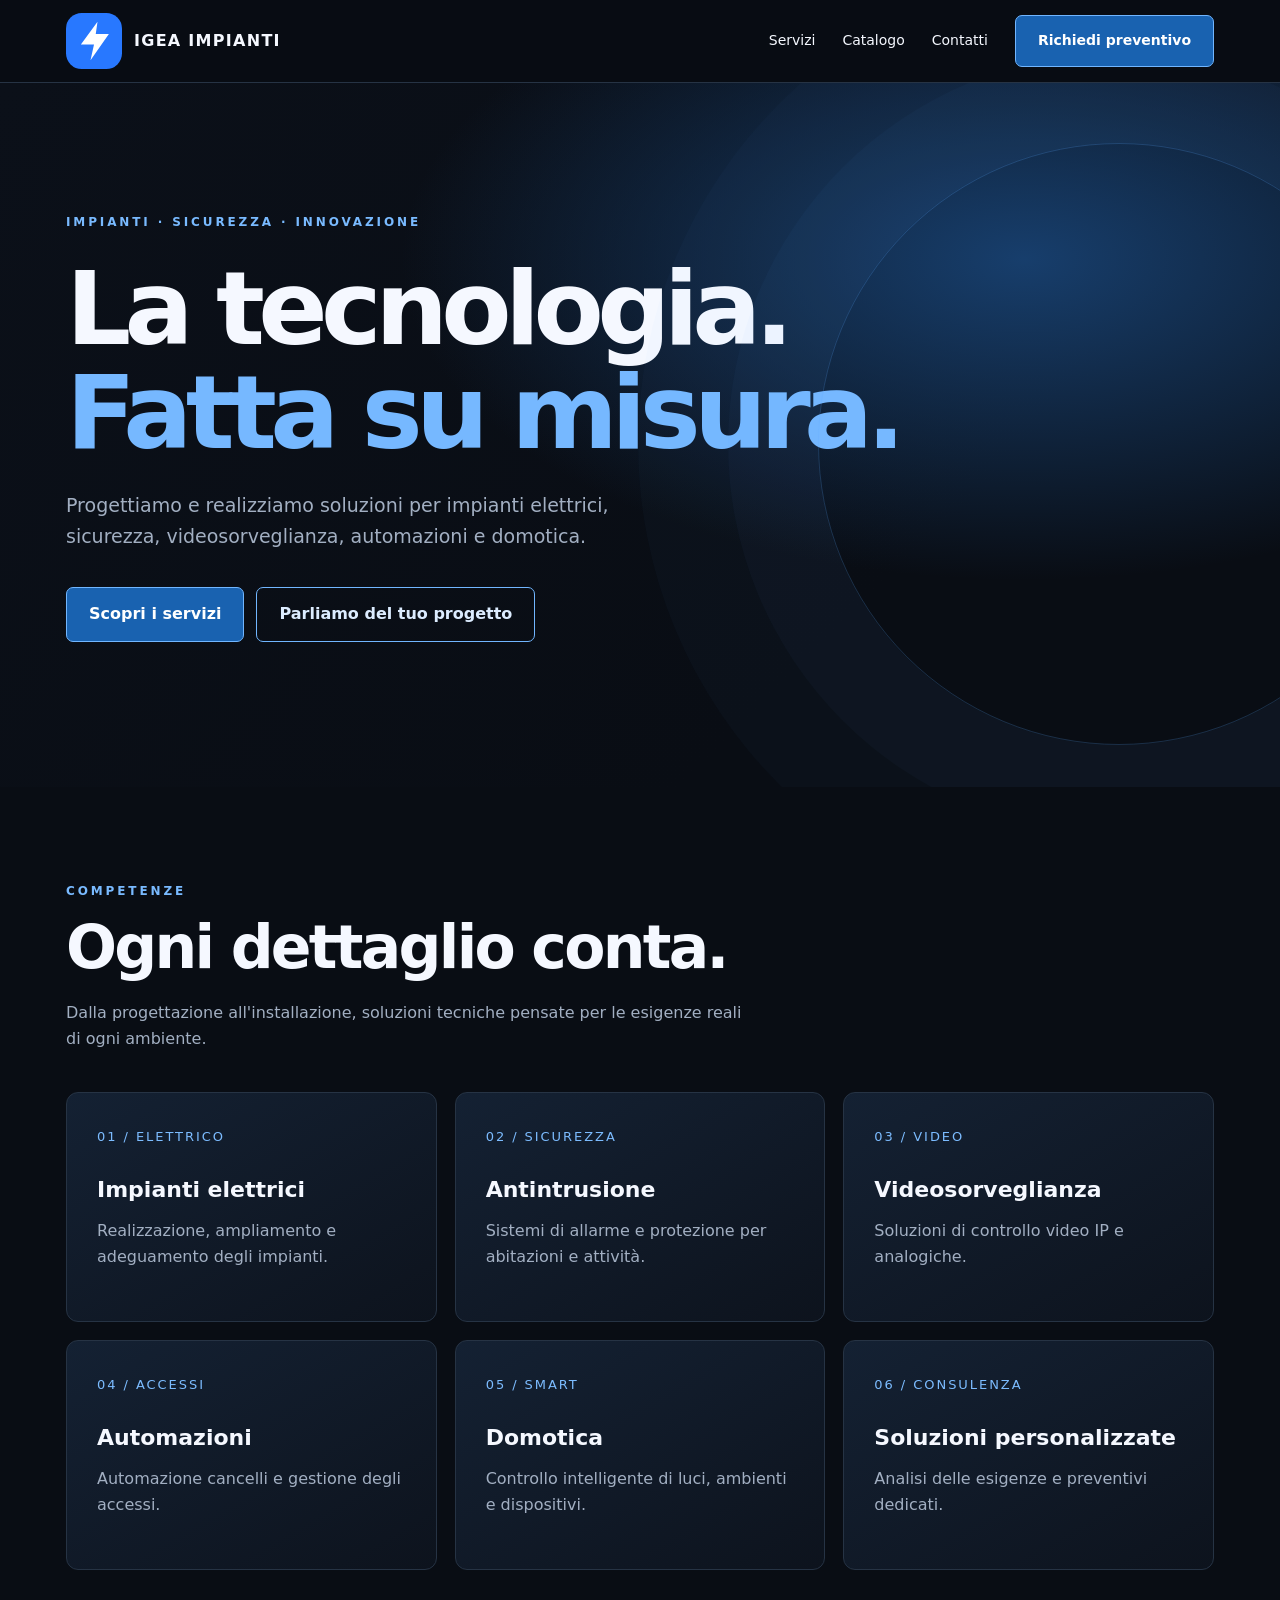
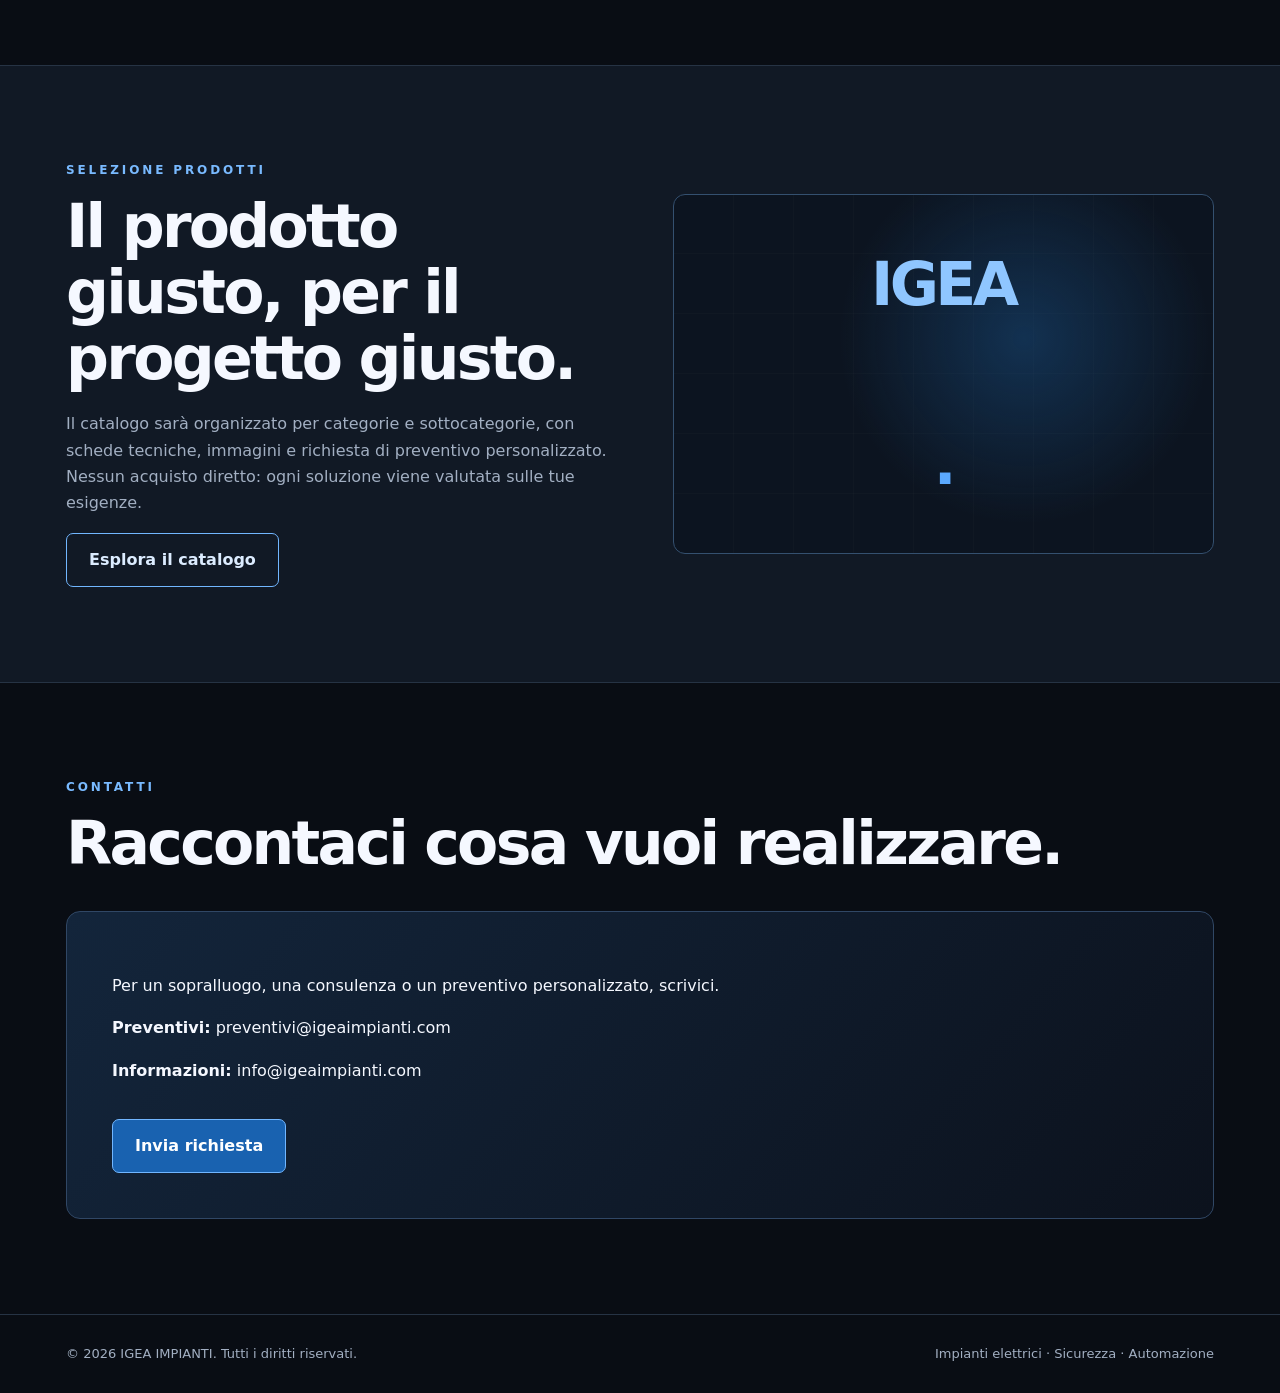
<file: site/index.html>
<!doctype html>
<html lang="it"><head><meta charset="utf-8"><meta name="viewport" content="width=device-width,initial-scale=1"><meta name="theme-color" content="#090d14"><meta name="description" content="IGEA IMPIANTI: impianti elettrici, sicurezza, videosorveglianza, automazioni e domotica. Richiedi un preventivo personalizzato."><title>IGEA IMPIANTI | Tecnologia su misura</title><style>
:root{color-scheme:dark;--bg:#090d14;--panel:#111a27;--line:#263344;--blue:#5ba9ff;--text:#f5f8ff;--muted:#a2afc2}*{box-sizing:border-box}html{scroll-behavior:smooth}body{margin:0;background:var(--bg);color:var(--text);font:16px/1.65 system-ui,-apple-system,Segoe UI,sans-serif}a{color:inherit;text-decoration:none}a:focus-visible,button:focus-visible{outline:2px solid var(--blue);outline-offset:5px}.wrap{max-width:1200px;margin:auto;padding:0 26px}header{position:sticky;top:0;z-index:5;background:#090d14ed;backdrop-filter:blur(18px);border-bottom:1px solid var(--line)}nav{min-height:82px;display:flex;align-items:center;justify-content:space-between;gap:25px}.brand{display:flex;align-items:center;gap:12px;font-weight:850;letter-spacing:.08em}.brand img{width:56px;height:56px;object-fit:contain}.navlinks{display:flex;gap:27px;align-items:center;font-size:14px}.cta{display:inline-flex;padding:13px 22px;border:1px solid #71b6ff;border-radius:7px;background:#1962b0;color:white;font-weight:700;transition:transform .2s,background .2s}.cta:hover{transform:translateY(-2px);background:#277ad4}.ghost{background:transparent;color:#dcecff}.hero{position:relative;overflow:hidden;padding:130px 0 145px;background:radial-gradient(ellipse at 80% 25%,#173e6c 0,transparent 43%),linear-gradient(135deg,#0b1019,#090d14 70%)}.hero:after{content:"";position:absolute;right:-140px;top:60px;width:600px;height:600px;border:1px solid #5ba9ff38;border-radius:50%;box-shadow:0 0 0 90px #5ba9ff08,0 0 0 180px #5ba9ff06;pointer-events:none}.eyebrow{color:#79baff;text-transform:uppercase;letter-spacing:.24em;font-size:12px;font-weight:800}.hero h1{font-size:clamp(48px,8vw,104px);letter-spacing:-.065em;line-height:1.02;max-width:880px;margin:24px 0}.hero h1 span{color:#76b8ff}.hero p{max-width:610px;color:var(--muted);font-size:19px}.actions{display:flex;flex-wrap:wrap;gap:12px;margin-top:35px}.section{padding:95px 0}.section h2{font-size:clamp(34px,5vw,60px);line-height:1.1;letter-spacing:-.045em;margin:12px 0 20px}.intro{color:var(--muted);max-width:680px}.cards{display:grid;grid-template-columns:repeat(3,minmax(0,1fr));gap:18px;margin-top:40px}.card{min-height:230px;border:1px solid var(--line);border-radius:12px;background:linear-gradient(150deg,#142133,#0d131d);padding:30px;transition:border-color .2s,transform .2s}.card:hover{border-color:#5ba9ff;transform:translateY(-4px)}.card b{display:block;font-size:22px;margin:22px 0 10px}.card p{color:var(--muted);margin:0}.num{color:#7cbcff;font-size:13px;letter-spacing:.15em}.band{background:#111925;border-block:1px solid var(--line)}.split{display:grid;grid-template-columns:1fr 1fr;gap:65px;align-items:center}.visual{min-height:360px;border:1px solid #34506f;border-radius:12px;background:radial-gradient(circle at 65% 40%,#1c5d9b66,transparent 45%),repeating-linear-gradient(90deg,transparent 0 59px,#ffffff08 60px),repeating-linear-gradient(0deg,transparent 0 59px,#ffffff08 60px),#0c1420;display:grid;place-items:center;color:#8fc6ff;font-size:clamp(28px,5vw,60px);font-weight:850;letter-spacing:-.06em}.contact{background:linear-gradient(130deg,#13253b,#0c121d);border:1px solid #304765;border-radius:14px;padding:45px;margin-top:35px}.contact a{overflow-wrap:anywhere}footer{border-top:1px solid var(--line);padding:28px 0;color:var(--muted);font-size:13px}.foot{display:flex;justify-content:space-between;gap:20px;flex-wrap:wrap}@media(max-width:760px){.navlinks{gap:12px;flex-wrap:wrap;justify-content:flex-end}.navlinks a:not(.cta){display:none}.hero{padding:90px 0 110px}.cards,.split{grid-template-columns:1fr}.section{padding:65px 0}.contact{padding:26px}.visual{min-height:250px}}
</style></head><body><header><nav class="wrap"><a class="brand" href="#inizio" aria-label="IGEA IMPIANTI - Torna all'inizio"><img src="../assets/igea-mark.svg" alt=""><span>IGEA IMPIANTI</span></a><div class="navlinks"><a href="#servizi">Servizi</a><a href="#catalogo">Catalogo</a><a href="#contatti">Contatti</a><a class="cta" href="mailto:preventivi@igeaimpianti.com?subject=Richiesta%20preventivo">Richiedi preventivo</a></div></nav></header>
<main id="inizio"><section class="hero"><div class="wrap"><div class="eyebrow">Impianti · Sicurezza · Innovazione</div><h1>La tecnologia.<br><span>Fatta su misura.</span></h1><p>Progettiamo e realizziamo soluzioni per impianti elettrici, sicurezza, videosorveglianza, automazioni e domotica.</p><div class="actions"><a class="cta" href="#servizi">Scopri i servizi</a><a class="cta ghost" href="#contatti">Parliamo del tuo progetto</a></div></div></section>
<section class="section" id="servizi"><div class="wrap"><div class="eyebrow">Competenze</div><h2>Ogni dettaglio conta.</h2><p class="intro">Dalla progettazione all'installazione, soluzioni tecniche pensate per le esigenze reali di ogni ambiente.</p><div class="cards"><article class="card"><span class="num">01 / ELETTRICO</span><b>Impianti elettrici</b><p>Realizzazione, ampliamento e adeguamento degli impianti.</p></article><article class="card"><span class="num">02 / SICUREZZA</span><b>Antintrusione</b><p>Sistemi di allarme e protezione per abitazioni e attività.</p></article><article class="card"><span class="num">03 / VIDEO</span><b>Videosorveglianza</b><p>Soluzioni di controllo video IP e analogiche.</p></article><article class="card"><span class="num">04 / ACCESSI</span><b>Automazioni</b><p>Automazione cancelli e gestione degli accessi.</p></article><article class="card"><span class="num">05 / SMART</span><b>Domotica</b><p>Controllo intelligente di luci, ambienti e dispositivi.</p></article><article class="card"><span class="num">06 / CONSULENZA</span><b>Soluzioni personalizzate</b><p>Analisi delle esigenze e preventivi dedicati.</p></article></div></div></section>
<section class="section band" id="catalogo"><div class="wrap split"><div><div class="eyebrow">Selezione prodotti</div><h2>Il prodotto giusto, per il progetto giusto.</h2><p class="intro">Il catalogo sarà organizzato per categorie e sottocategorie, con schede tecniche, immagini e richiesta di preventivo personalizzato. Nessun acquisto diretto: ogni soluzione viene valutata sulle tue esigenze.</p><a class="cta ghost" href="./catalogo.html">Esplora il catalogo</a></div><div class="visual" aria-label="IGEA IMPIANTI - tecnologia">IGEA<span style="color:#5ba9ff">.</span></div></div></section>
<section class="section" id="contatti"><div class="wrap"><div class="eyebrow">Contatti</div><h2>Raccontaci cosa vuoi realizzare.</h2><div class="contact"><p>Per un sopralluogo, una consulenza o un preventivo personalizzato, scrivici.</p><p><strong>Preventivi:</strong> <a href="mailto:preventivi@igeaimpianti.com">preventivi@igeaimpianti.com</a></p><p><strong>Informazioni:</strong> <a href="mailto:info@igeaimpianti.com">info@igeaimpianti.com</a></p><div class="actions"><a class="cta" href="mailto:preventivi@igeaimpianti.com?subject=Richiesta%20preventivo%20IGEA%20IMPIANTI">Invia richiesta</a></div></div></div></section></main>
<footer><div class="wrap foot"><span>© <span id="year"></span> IGEA IMPIANTI. Tutti i diritti riservati.</span><span>Impianti elettrici · Sicurezza · Automazione</span></div></footer><script>document.getElementById('year').textContent=new Date().getFullYear()</script></body></html>
</file>
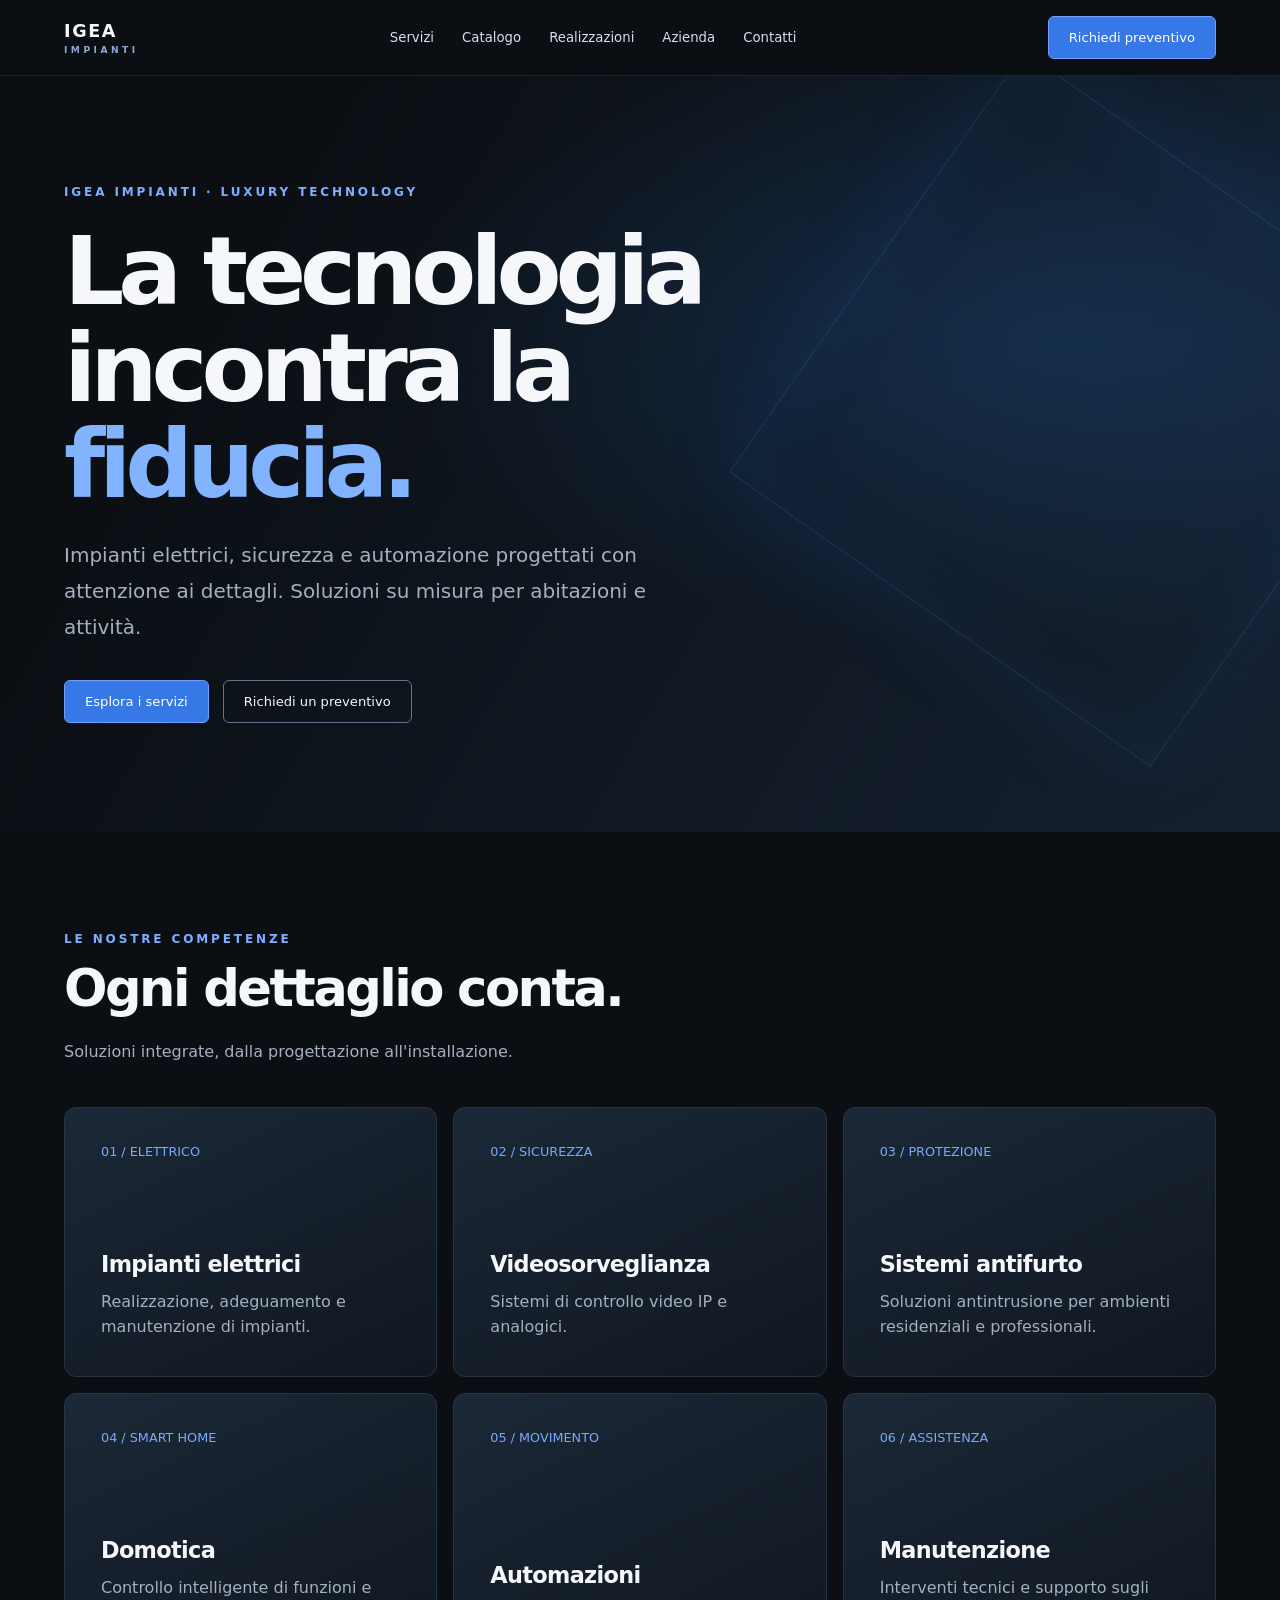
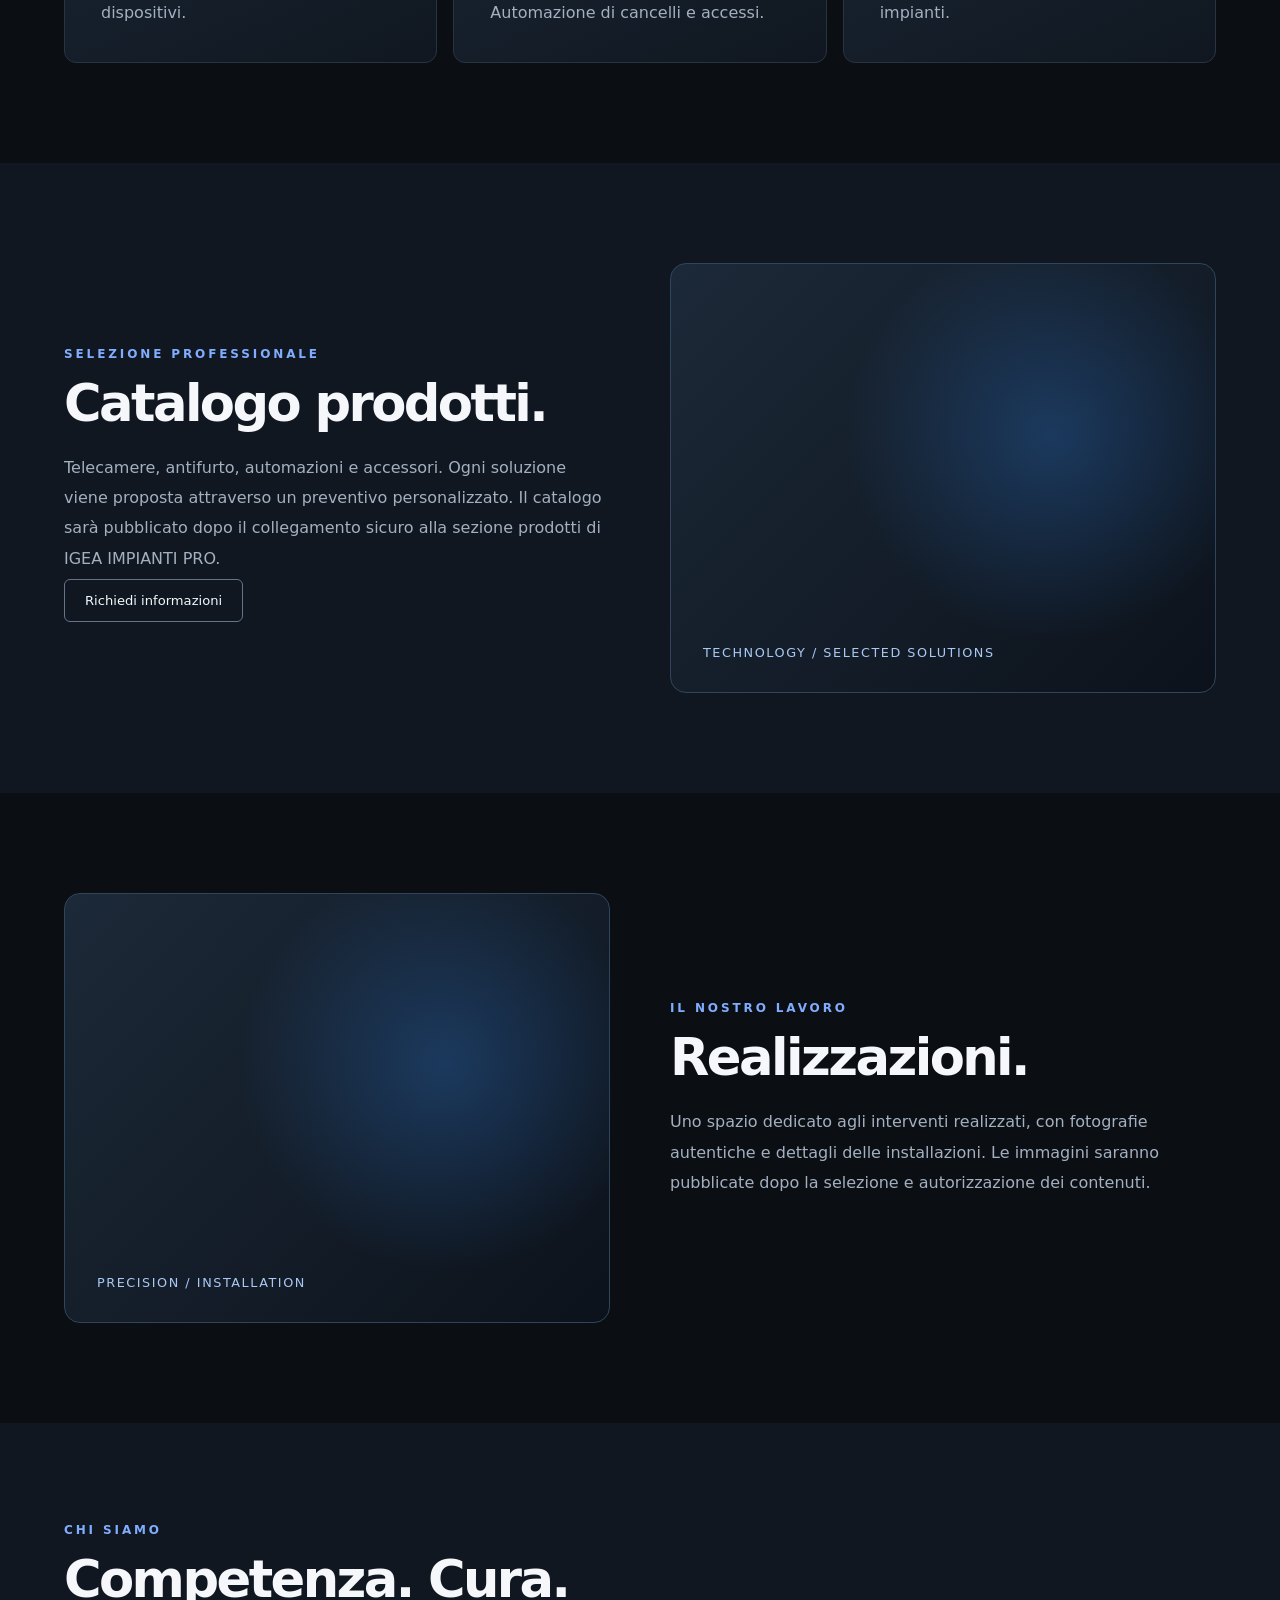
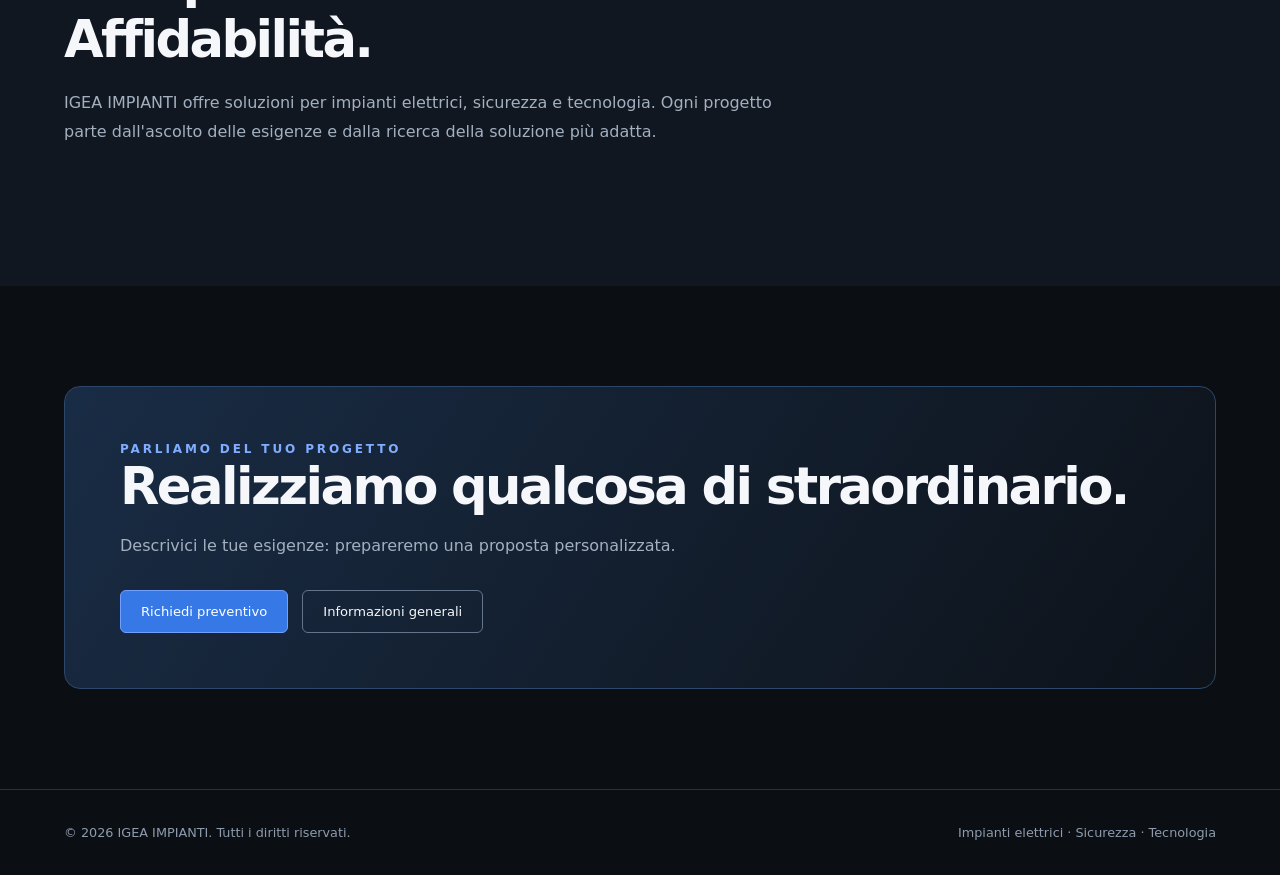
<file: website-luxury/index.html>
<!doctype html>
<html lang="it"><head><meta charset="utf-8"><meta name="viewport" content="width=device-width,initial-scale=1"><meta name="theme-color" content="#0b0f14"><title>IGEA IMPIANTI | Tecnologia, sicurezza e impianti</title><meta name="description" content="IGEA IMPIANTI: impianti elettrici, videosorveglianza, sistemi antintrusione, domotica e automazioni. Richiedi un preventivo personalizzato."><style>
:root{color-scheme:dark;--bg:#0b0f14;--surface:#141c26;--line:#293443;--blue:#438dff;--text:#f5f7fb;--muted:#a3b0c0}*{box-sizing:border-box}html{scroll-behavior:smooth}body{margin:0;background:var(--bg);color:var(--text);font-family:Inter,ui-sans-serif,system-ui,-apple-system,Segoe UI,sans-serif}a{color:inherit;text-decoration:none}button,input,textarea{font:inherit}header{height:76px;display:flex;align-items:center;justify-content:space-between;padding:0 max(5vw,22px);position:sticky;top:0;z-index:20;background:#0b0f14e8;backdrop-filter:blur(18px);border-bottom:1px solid #ffffff14}.brand{font-size:1.1rem;font-weight:850;letter-spacing:.09em}.brand span{display:block;color:#8da9d4;font-size:.57rem;letter-spacing:.38em;margin-top:4px}nav{display:flex;gap:28px;font-size:.83rem;color:#d6deeb}.cta{border:1px solid #739fff;padding:13px 20px;border-radius:6px;font-size:.82rem;background:#3679e6;color:white}.hero{min-height:84vh;display:flex;align-items:center;padding:100px max(5vw,22px);position:relative;overflow:hidden;background:radial-gradient(ellipse at 83% 35%,#19447678,transparent 45%),linear-gradient(120deg,#0b0f14 20%,#152130)}.hero:after{content:"";position:absolute;width:40vw;height:40vw;min-width:260px;min-height:260px;border:1px solid #4d86bb35;right:-5vw;top:10%;transform:rotate(35deg);box-shadow:0 0 100px #2a74ff18,inset 0 0 80px #2a74ff13}.hero-inner{position:relative;z-index:1;max-width:880px}.eyebrow{color:#80adff;font-size:.75rem;letter-spacing:.24em;text-transform:uppercase;font-weight:700}h1{font-size:clamp(3rem,7.4vw,7.5rem);line-height:1.02;letter-spacing:-.065em;margin:24px 0}h1 em{font-style:normal;color:#82b3ff}.intro{color:var(--muted);font-size:clamp(1rem,1.7vw,1.25rem);line-height:1.8;max-width:610px}.actions{display:flex;gap:14px;flex-wrap:wrap;margin-top:35px}.outline{border:1px solid #64748b;padding:13px 20px;border-radius:6px;font-size:.82rem}.section{padding:100px max(5vw,22px)}.section-head{max-width:720px;margin-bottom:40px}h2{font-size:clamp(2rem,4vw,4rem);letter-spacing:-.05em;margin:12px 0 20px}.section-head p{color:var(--muted);line-height:1.8}.grid{display:grid;grid-template-columns:repeat(3,minmax(0,1fr));gap:16px}.tile{background:linear-gradient(155deg,#1b2837,#101720);border:1px solid var(--line);border-radius:12px;padding:36px;min-height:270px;display:flex;flex-direction:column;justify-content:space-between;transition:transform .25s,border-color .25s}.tile:hover{transform:translateY(-4px);border-color:#518ce0}.tile .number{font-size:.8rem;color:#78a9fa}.tile h3{font-size:1.4rem;letter-spacing:-.03em;margin:0 0 12px}.tile p{color:var(--muted);line-height:1.6;margin:0}.dark{background:#101720}.split{display:grid;grid-template-columns:1fr 1fr;gap:60px;align-items:center}.visual{min-height:430px;border:1px solid #30455b;border-radius:16px;background:radial-gradient(circle at 70% 40%,#2b74cb55,transparent 45%),linear-gradient(135deg,#1c2938,#0c121b);display:flex;align-items:end;padding:32px;color:#a9c9f4;letter-spacing:.12em;font-size:.8rem}.copy{color:var(--muted);line-height:1.9}.contact{background:linear-gradient(125deg,#192c45,#0d1219);border:1px solid #2d476a;border-radius:16px;padding:55px}.contact h2{margin-top:0}.contact p{color:var(--muted)}footer{padding:35px max(5vw,22px);border-top:1px solid var(--line);color:#8d9bad;font-size:.8rem;display:flex;justify-content:space-between;gap:20px;flex-wrap:wrap}.menu-toggle{display:none;background:none;color:white;border:1px solid var(--line);padding:10px 14px;border-radius:6px}@media(max-width:800px){header{height:68px}nav{display:none;position:absolute;top:68px;left:0;right:0;background:#111923;padding:25px;flex-direction:column}nav.open{display:flex}.menu-toggle{display:block}.desktop-cta{display:none}.hero{min-height:75vh}.grid{grid-template-columns:1fr}.split{grid-template-columns:1fr;gap:24px}.visual{min-height:260px}.section{padding-top:75px;padding-bottom:75px}.contact{padding:30px}}@media(prefers-reduced-motion:reduce){html{scroll-behavior:auto}.tile{transition:none}}
</style></head><body><header><a href="#home" class="brand" aria-label="IGEA IMPIANTI, torna all'inizio">IGEA <span>IMPIANTI</span></a><button class="menu-toggle" aria-label="Apri menu" aria-expanded="false" onclick="const n=document.querySelector('nav');n.classList.toggle('open');this.setAttribute('aria-expanded',n.classList.contains('open'))">Menu</button><nav aria-label="Navigazione principale"><a href="#servizi">Servizi</a><a href="#catalogo">Catalogo</a><a href="#realizzazioni">Realizzazioni</a><a href="#azienda">Azienda</a><a href="#contatti">Contatti</a></nav><a class="cta desktop-cta" href="#contatti">Richiedi preventivo</a></header>
<main><section id="home" class="hero"><div class="hero-inner"><div class="eyebrow">IGEA IMPIANTI · Luxury Technology</div><h1>La tecnologia<br>incontra la <em>fiducia.</em></h1><p class="intro">Impianti elettrici, sicurezza e automazione progettati con attenzione ai dettagli. Soluzioni su misura per abitazioni e attività.</p><div class="actions"><a class="cta" href="#servizi">Esplora i servizi</a><a class="outline" href="#contatti">Richiedi un preventivo</a></div></div></section>
<section id="servizi" class="section"><div class="section-head"><div class="eyebrow">Le nostre competenze</div><h2>Ogni dettaglio conta.</h2><p>Soluzioni integrate, dalla progettazione all'installazione.</p></div><div class="grid">
<article class="tile"><span class="number">01 / ELETTRICO</span><div><h3>Impianti elettrici</h3><p>Realizzazione, adeguamento e manutenzione di impianti.</p></div></article>
<article class="tile"><span class="number">02 / SICUREZZA</span><div><h3>Videosorveglianza</h3><p>Sistemi di controllo video IP e analogici.</p></div></article>
<article class="tile"><span class="number">03 / PROTEZIONE</span><div><h3>Sistemi antifurto</h3><p>Soluzioni antintrusione per ambienti residenziali e professionali.</p></div></article>
<article class="tile"><span class="number">04 / SMART HOME</span><div><h3>Domotica</h3><p>Controllo intelligente di funzioni e dispositivi.</p></div></article>
<article class="tile"><span class="number">05 / MOVIMENTO</span><div><h3>Automazioni</h3><p>Automazione di cancelli e accessi.</p></div></article>
<article class="tile"><span class="number">06 / ASSISTENZA</span><div><h3>Manutenzione</h3><p>Interventi tecnici e supporto sugli impianti.</p></div></article></div></section>
<section id="catalogo" class="section dark"><div class="split"><div><div class="eyebrow">Selezione professionale</div><h2>Catalogo prodotti.</h2><p class="copy">Telecamere, antifurto, automazioni e accessori. Ogni soluzione viene proposta attraverso un preventivo personalizzato. Il catalogo sarà pubblicato dopo il collegamento sicuro alla sezione prodotti di IGEA IMPIANTI PRO.</p><a class="outline" href="#contatti">Richiedi informazioni</a></div><div class="visual">TECHNOLOGY / SELECTED SOLUTIONS</div></div></section>
<section id="realizzazioni" class="section"><div class="split"><div class="visual">PRECISION / INSTALLATION</div><div><div class="eyebrow">Il nostro lavoro</div><h2>Realizzazioni.</h2><p class="copy">Uno spazio dedicato agli interventi realizzati, con fotografie autentiche e dettagli delle installazioni. Le immagini saranno pubblicate dopo la selezione e autorizzazione dei contenuti.</p></div></div></section>
<section id="azienda" class="section dark"><div class="section-head"><div class="eyebrow">Chi siamo</div><h2>Competenza. Cura. Affidabilità.</h2><p>IGEA IMPIANTI offre soluzioni per impianti elettrici, sicurezza e tecnologia. Ogni progetto parte dall'ascolto delle esigenze e dalla ricerca della soluzione più adatta.</p></div></section>
<section id="contatti" class="section"><div class="contact"><div class="eyebrow">Parliamo del tuo progetto</div><h2>Realizziamo qualcosa di straordinario.</h2><p>Descrivici le tue esigenze: prepareremo una proposta personalizzata.</p><div class="actions"><a class="cta" href="mailto:preventivi@igeaimpianti.com?subject=Richiesta%20preventivo%20IGEA%20IMPIANTI">Richiedi preventivo</a><a class="outline" href="mailto:info@igeaimpianti.com">Informazioni generali</a></div></div></section></main>
<footer><div>© <span id="year"></span> IGEA IMPIANTI. Tutti i diritti riservati.</div><div>Impianti elettrici · Sicurezza · Tecnologia</div></footer><script>document.getElementById('year').textContent=new Date().getFullYear();document.querySelectorAll('nav a').forEach(a=>a.addEventListener('click',()=>{document.querySelector('nav').classList.remove('open');document.querySelector('.menu-toggle').setAttribute('aria-expanded','false')}));</script></body></html>
</file>
